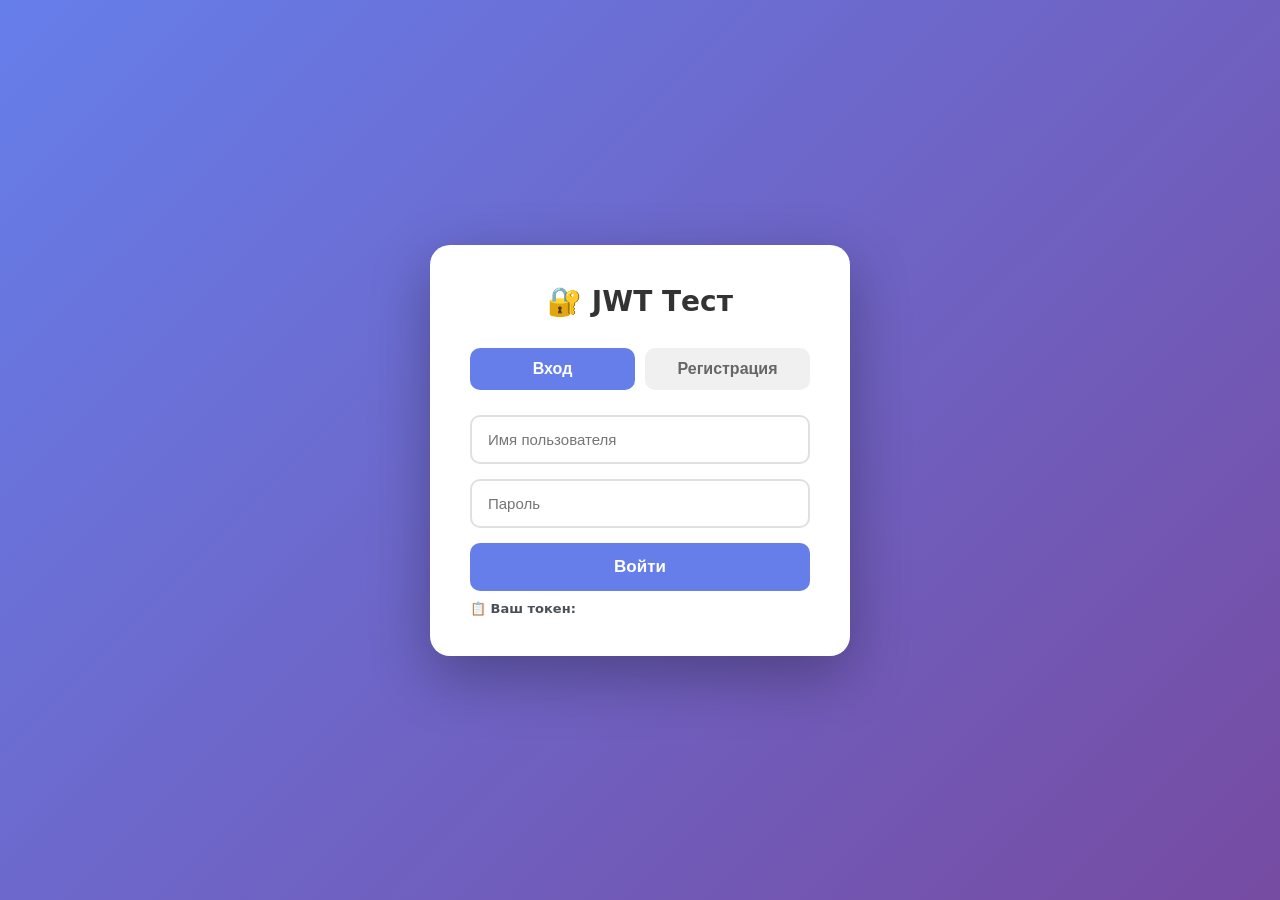
<file: frontend/registration.html>
<!DOCTYPE html>
<html lang="ru">
<head>
    <meta charset="UTF-8">
    <meta name="viewport" content="width=device-width, initial-scale=1.0">
    <title>Currency Wallet</title>
    <link rel="stylesheet" href="style.css">

</head>
<body>
    <div class="container">
        <h1>🔐 JWT Тест</h1>
        
        <div class="tab">
            <button id="tabSignIn" class="active" onclick="switchTab('signIn')">Вход</button>
            <button id="tabSignUp" onclick="switchTab('signUp')">Регистрация</button>
        </div>

        <!-- Sign In -->
        <form id="signInForm" class="form" onsubmit="signIn(event)">
            <input type="text" id="loginUsername" placeholder="Имя пользователя" required>
            <input type="password" id="loginPassword" placeholder="Пароль" required>
            <button type="submit">Войти</button>
        </form>

        <!-- Sign Up -->
        <form id="signUpForm" class="form hidden" onsubmit="signUp(event)">
            <input type="text" id="regUsername" placeholder="Имя пользователя" required>
            <input type="email" id="regEmail" placeholder="Email" required>
            <input type="password" id="regPassword" placeholder="Пароль" required>
            <button type="submit">Зарегистрироваться</button>
        </form>

        <div id="message" class="message"></div>
        <div class="token-label">📋 Ваш токен:</div>
        <div id="tokenDisplay" class="token-box"></div>
    </div>

    <script src="Registrationscript.js"></script>
</body>
</html>
</file>
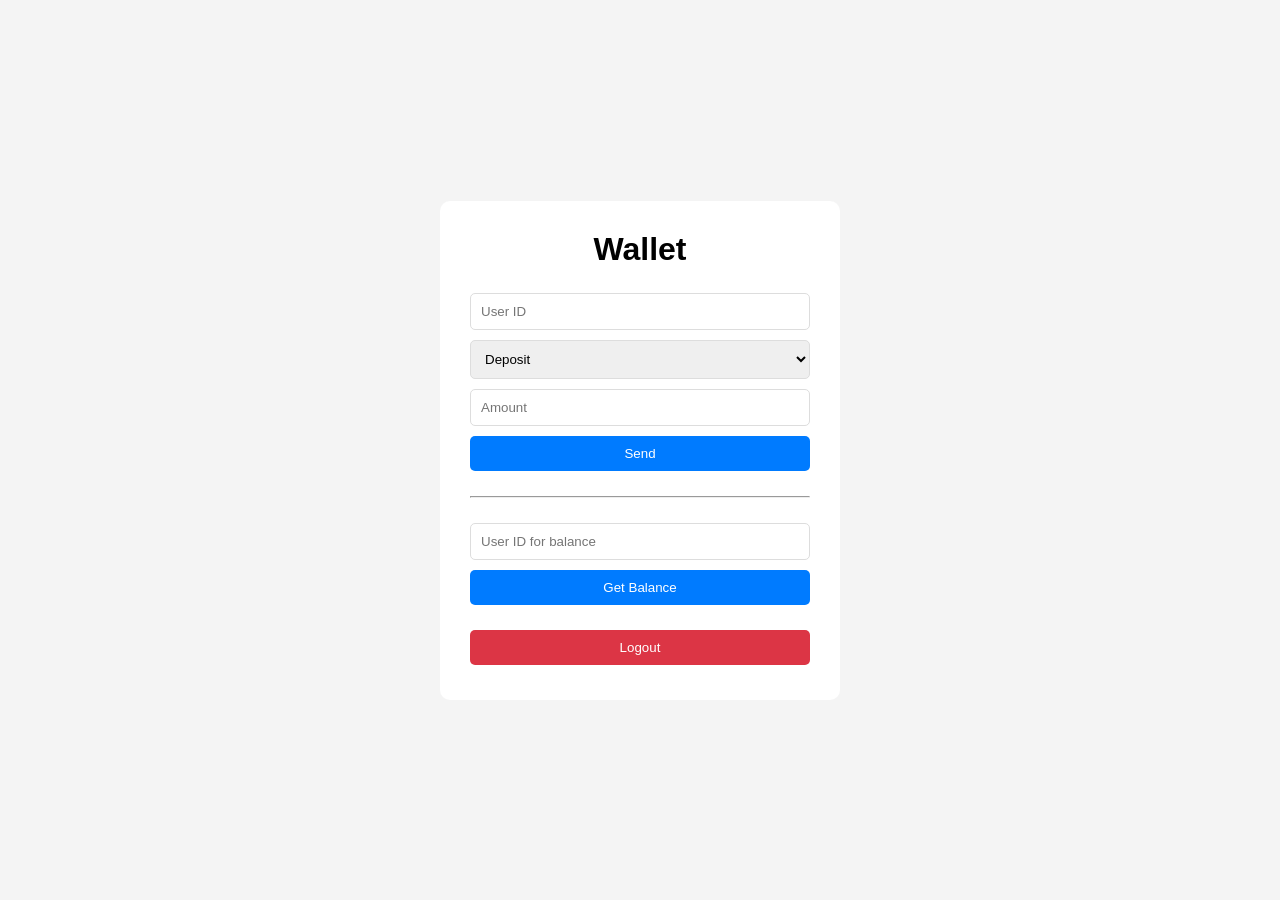
<file: frontend/wallet.html>
<!DOCTYPE html>
<html>
<head>
    <title>Wallet</title>
    <style>
        * { margin: 0; padding: 0; box-sizing: border-box; }
        body { font-family: Arial; background: #f4f4f4; display: flex; justify-content: center; align-items: center; min-height: 100vh; }
        .container { background: white; padding: 30px; border-radius: 10px; width: 400px; }
        h1 { text-align: center; margin-bottom: 20px; }
        input, select, button { width: 100%; padding: 10px; margin: 5px 0; border: 1px solid #ddd; border-radius: 5px; }
        button { background: #007bff; color: white; border: none; cursor: pointer; }
        button:hover { background: #0056b3; }
        hr { margin: 20px 0; }
        #balanceResult { margin-top: 10px; text-align: center; font-size: 18px; }
        .logout { background: #dc3545; margin-top: 10px; }
        .logout:hover { background: #c82333; }
    </style>
</head>
<body>

<div class="container">
    <h1>Wallet</h1>
    
    <input type="number" id="userId" placeholder="User ID">
    <select id="operation">
        <option value="deposit">Deposit</option>
        <option value="withdraw">Withdraw</option>
    </select>
    <input type="number" id="amount" placeholder="Amount">
    <button id="sendBtn">Send</button>
    
    <hr>
    
    <input type="number" id="balanceUserId" placeholder="User ID for balance">
    <button id="balanceBtn">Get Balance</button>
    <p id="balanceResult"></p>
    
    <button class="logout" id=goutBtn">Logout</button>
</div>
    <script src="./WalletScript.js"></script>


</body>
</html>
</file>
<file: frontend/style.css>
* { margin: 0; padding: 0; box-sizing: border-box; }
        body {
            font-family: system-ui, sans-serif;
            min-height: 100vh;
            display: flex;
            justify-content: center;
            align-items: center;
            background: linear-gradient(135deg, #667eea 0%, #764ba2 100%);
        }
        .container {
            background: white;
            border-radius: 20px;
            padding: 40px;
            width: 420px;
            max-width: 95%;
            box-shadow: 0 20px 60px rgba(0,0,0,0.3);
        }
        h1 {
            text-align: center;
            color: #333;
            margin-bottom: 30px;
            font-size: 28px;
        }
        .tab {
            display: flex;
            gap: 10px;
            margin-bottom: 25px;
        }
        .tab button {
            flex: 1;
            padding: 12px;
            border: none;
            border-radius: 10px;
            font-size: 16px;
            font-weight: 600;
            cursor: pointer;
            transition: 0.3s;
            background: #f0f0f0;
            color: #666;
        }
        .tab button.active {
            background: #667eea;
            color: white;
        }
        .form {
            display: flex;
            flex-direction: column;
            gap: 15px;
        }
        .form.hidden {
            display: none;
        }
        input {
            padding: 14px 16px;
            border: 2px solid #e0e0e0;
            border-radius: 10px;
            font-size: 15px;
            transition: 0.3s;
        }
        input:focus {
            outline: none;
            border-color: #667eea;
        }
        button[type="submit"] {
            padding: 14px;
            background: #667eea;
            color: white;
            border: none;
            border-radius: 10px;
            font-size: 17px;
            font-weight: 600;
            cursor: pointer;
            transition: 0.3s;
        }
        button[type="submit"]:hover {
            background: #5a6fd6;
            transform: scale(1.01);
        }
        .message {
            margin-top: 15px;
            padding: 12px;
            border-radius: 8px;
            font-size: 14px;
            display: none;
            word-break: break-all;
        }
        .message.success {
            display: block;
            background: #d4edda;
            color: #155724;
            border: 1px solid #c3e6cb;
        }
        .message.error {
            display: block;
            background: #f8d7da;
            color: #721c24;
            border: 1px solid #f5c6cb;
        }
        .token-box {
            margin-top: 10px;
            padding: 12px;
            background: #f8f9fa;
            border-radius: 8px;
            font-size: 12px;
            word-break: break-all;
            font-family: monospace;
            border: 1px solid #dee2e6;
            display: none;
            max-height: 150px;
            overflow-y: auto;
        }
        .token-box.show {
            display: block;
        }
        .token-label {
            font-weight: 600;
            font-size: 13px;
            color: #495057;
            margin-top: 10px;
        }
</file>
